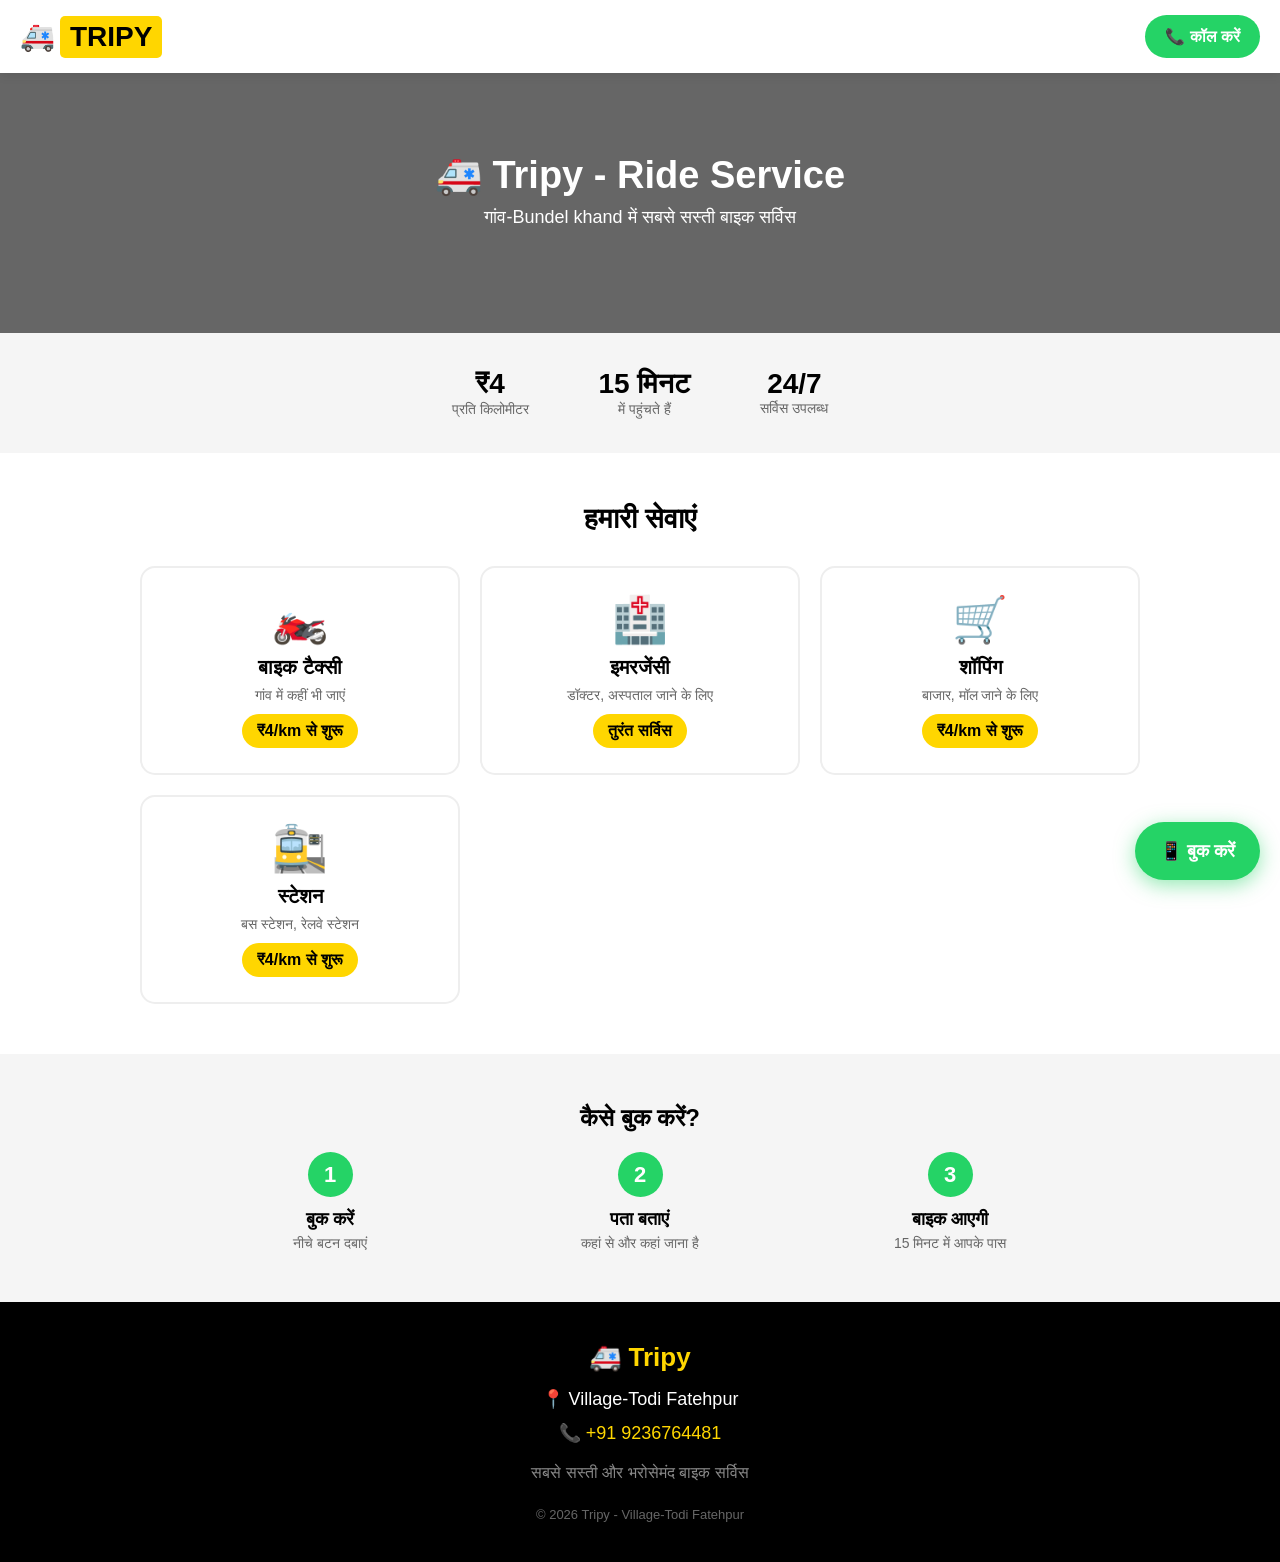
<file: index.html>
<!DOCTYPE html>
<html lang="hi">
<head>
    <meta charset="UTF-8">
    <meta name="viewport" content="width=device-width, initial-scale=1.0">
    <title>Tripy - Village-BUNDEL KHAND Ride Service</title>
    <style>
        * {
            margin: 0;
            padding: 0;
            box-sizing: border-box;
            font-family: 'Segoe UI', Tahoma, Geneva, Verdana, sans-serif;
        }

        :root {
            --primary: #25D366; /* WhatsApp Green */
            --yellow: #FFD600;
            --black: #000000;
            --white: #ffffff;
            --gray: #f5f5f5;
        }

        body {
            background-color: var(--white);
            color: var(--black);
        }

        /* HEADER */
        header {
            background: var(--white);
            padding: 15px 20px;
            display: flex;
            justify-content: space-between;
            align-items: center;
            box-shadow: 0 2px 10px rgba(0,0,0,0.1);
            position: sticky;
            top: 0;
            z-index: 100;
        }

        .logo {
            font-size: 28px;
            font-weight: 900;
            color: var(--black);
            display: flex;
            align-items: center;
            gap: 5px;
        }

        .logo span {
            background: var(--yellow);
            padding: 5px 10px;
            border-radius: 5px;
        }

        .call-btn {
            background: var(--primary);
            color: var(--white);
            padding: 12px 20px;
            border-radius: 25px;
            text-decoration: none;
            font-weight: bold;
            display: flex;
            align-items: center;
            gap: 8px;
            font-size: 16px;
        }

        /* HERO SECTION */
        .hero {
            background: linear-gradient(rgba(0,0,0,0.6), rgba(0,0,0,0.6)), url('https://images.unsplash.com/photo-1558981403-c5f9899a28bc?w=1000');
            background-size: cover;
            background-position: center;
            padding: 80px 20px;
            text-align: center;
            color: var(--white);
        }

        .hero h1 {
            font-size: 38px;
            margin-bottom: 10px;
        }

        .hero p {
            font-size: 18px;
            margin-bottom: 25px;
        }

        /* FLOATING BOOK BUTTON */
        .floating-book-btn {
            position: fixed;
            bottom: 20px;
            right: 20px;
            background: var(--primary);
            color: var(--white);
            padding: 18px 25px;
            border-radius: 50px;
            font-size: 18px;
            font-weight: bold;
            text-decoration: none;
            box-shadow: 0 5px 20px rgba(37, 211, 102, 0.5);
            z-index: 1000;
            display: flex;
            align-items: center;
            gap: 10px;
        }

        /* INFO BOX */
        .info-box {
            display: flex;
            justify-content: center;
            gap: 20px;
            padding: 20px;
            background: var(--gray);
            flex-wrap: wrap;
        }

        .info-item {
            text-align: center;
            padding: 15px 25px;
        }

        .info-item h3 {
            font-size: 28px;
            color: var(--black);
        }

        .info-item p {
            font-size: 14px;
            color: #666;
        }

        /* SERVICES */
        .services {
            padding: 50px 20px;
            text-align: center;
        }

        .services h2 {
            font-size: 28px;
            margin-bottom: 30px;
        }

        .service-grid {
            display: grid;
            grid-template-columns: repeat(auto-fit, minmax(250px, 1fr));
            gap: 20px;
            max-width: 1000px;
            margin: 0 auto;
        }

        .service-card {
            background: var(--white);
            border: 2px solid #eee;
            border-radius: 15px;
            padding: 25px;
            transition: 0.3s;
        }

        .service-card:hover {
            box-shadow: 0 10px 30px rgba(0,0,0,0.1);
            border-color: var(--yellow);
        }

        .service-icon {
            font-size: 45px;
            margin-bottom: 10px;
        }

        .service-card h3 {
            font-size: 20px;
            margin-bottom: 8px;
        }

        .service-card p {
            font-size: 14px;
            color: #666;
            margin-bottom: 10px;
        }

        .price-tag {
            background: var(--yellow);
            padding: 8px 15px;
            border-radius: 20px;
            font-weight: bold;
            display: inline-block;
        }

        /* HOW IT WORKS */
        .how-it-works {
            background: var(--gray);
            padding: 50px 20px;
            text-align: center;
        }

        .steps {
            display: flex;
            justify-content: center;
            gap: 30px;
            flex-wrap: wrap;
            max-width: 900px;
            margin: 20px auto 0;
        }

        .step {
            flex: 1;
            min-width: 180px;
        }

        .step-number {
            width: 45px;
            height: 45px;
            background: var(--primary);
            color: var(--white);
            border-radius: 50%;
            display: flex;
            align-items: center;
            justify-content: center;
            font-size: 22px;
            font-weight: bold;
            margin: 0 auto 12px;
        }

        .step h3 {
            font-size: 18px;
            margin-bottom: 5px;
        }

        .step p {
            font-size: 14px;
            color: #666;
        }

        /* BOOKING FORM */
        .booking-section {
            padding: 50px 20px;
            background: var(--white);
            text-align: center;
            display: none; /* Hidden by default, shows when button clicked */
        }

        .booking-form {
            max-width: 400px;
            margin: 0 auto;
            background: var(--gray);
            padding: 30px;
            border-radius: 15px;
        }

        .booking-form h2 {
            margin-bottom: 20px;
        }

        .form-group {
            margin-bottom: 15px;
            text-align: left;
        }

        .form-group label {
            display: block;
            margin-bottom: 5px;
            font-weight: bold;
        }

        .form-group input, .form-group textarea {
            width: 100%;
            padding: 12px;
            border: 1px solid #ddd;
            border-radius: 8px;
            font-size: 16px;
        }

        .submit-btn {
            background: var(--primary);
            color: var(--white);
            padding: 15px 30px;
            border: none;
            border-radius: 25px;
            font-size: 18px;
            font-weight: bold;
            cursor: pointer;
            width: 100%;
            margin-top: 10px;
        }

        .close-form {
            background: #ff4444;
            padding: 10px 20px;
            border: none;
            border-radius: 20px;
            cursor: pointer;
            margin-top: 10px;
        }

        /* FOOTER */
        footer {
            background: var(--black);
            color: var(--white);
            padding: 40px 20px;
            text-align: center;
        }

        .footer-content h3 {
            font-size: 26px;
            margin-bottom: 15px;
            color: var(--yellow);
        }

        .contact-info {
            font-size: 18px;
            margin-bottom: 12px;
        }

        .contact-info a {
            color: var(--yellow);
            text-decoration: none;
        }

        .copyright {
            margin-top: 25px;
            font-size: 13px;
            color: #666;
        }

        @media (max-width: 768px) {
            .hero h1 {
                font-size: 28px;
            }
            
            .call-btn {
                display: none;
            }
            
            .floating-book-btn {
                bottom: 15px;
                right: 15px;
                padding: 15px 20px;
                font-size: 16px;
            }
        }
    </style>
</head>
<body>

    <!-- HEADER -->
    <header>
        <div class="logo">🚑 <span>TRIPY</span></div>
        <a href="tel:9236764481" class="call-btn">📞 कॉल करें</a>
    </header>

    <!-- HERO SECTION -->
    <section class="hero">
        <h1>🚑 Tripy - Ride Service</h1>
        <p>गांव-Bundel khand में सबसे सस्ती बाइक सर्विस</p>
        <a href="#" onclick="showBooking()" class="floating-book-btn">📱 बुक करें</a>
    </section>

    <!-- INFO BOX -->
    <div class="info-box">
        <div class="info-item">
            <h3>₹4</h3>
            <p>प्रति किलोमीटर</p>
        </div>
        <div class="info-item">
            <h3>15 मिनट</h3>
            <p>में पहुंचते हैं</p>
        </div>
        <div class="info-item">
            <h3>24/7</h3>
            <p>सर्विस उपलब्ध</p>
        </div>
    </div>

    <!-- SERVICES -->
    <section class="services">
        <h2>हमारी सेवाएं</h2>
        <div class="service-grid">
            <div class="service-card">
                <div class="service-icon">🏍️</div>
                <h3>बाइक टैक्सी</h3>
                <p>गांव में कहीं भी जाएं</p>
                <div class="price-tag">₹4/km से शुरू</div>
            </div>
            <div class="service-card">
                <div class="service-icon">🏥</div>
                <h3>इमरजेंसी</h3>
                <p>डॉक्टर, अस्पताल जाने के लिए</p>
                <div class="price-tag">तुरंत सर्विस</div>
            </div>
            <div class="service-card">
                <div class="service-icon">🛒</div>
                <h3>शॉपिंग</h3>
                <p>बाजार, मॉल जाने के लिए</p>
                <div class="price-tag">₹4/km से शुरू</div>
            </div>
            <div class="service-card">
                <div class="service-icon">🚉</div>
                <h3>स्टेशन</h3>
                <p>बस स्टेशन, रेलवे स्टेशन</p>
                <div class="price-tag">₹4/km से शुरू</div>
            </div>
        </div>
    </section>

    <!-- HOW IT WORKS -->
    <section class="how-it-works">
        <h2>कैसे बुक करें?</h2>
        <div class="steps">
            <div class="step">
                <div class="step-number">1</div>
                <h3>बुक करें</h3>
                <p>नीचे बटन दबाएं</p>
            </div>
            <div class="step">
                <div class="step-number">2</div>
                <h3>पता बताएं</h3>
                <p>कहां से और कहां जाना है</p>
            </div>
            <div class="step">
                <div class="step-number">3</div>
                <h3>बाइक आएगी</h3>
                <p>15 मिनट में आपके पास</p>
            </div>
        </div>
    </section>

    <!-- BOOKING FORM -->
    <section class="booking-section" id="bookingSection">
        <div class="booking-form">
            <h2>📱 बुक करें</h2>
            <form id="bookingForm">
                <div class="form-group">
                    <label>आपका नाम:</label>
                    <input type="text" id="name" placeholder="अपना नाम लिखें" required>
                </div>
                <div class="form-group">
                    <label>फोन नंबर:</label>
                    <input type="tel" id="phone" placeholder="मोबाइल नंबर" required>
                </div>
                <div class="form-group">
                    <label>कहां से:</label>
                    <input type="text" id="from" placeholder="पिकअप का पता" required>
                </div>
                <div class="form-group">
                    <label>कहां जाना है:</label>
                    <input type="text" id="to" placeholder="गंतव्य का पता" required>
                </div>
                <div class="form-group">
                    <label>कोई मैसेज (optional):</label>
                    <textarea id="message" placeholder="कोई खास बात हो तो लिखें" rows="2"></textarea>
                </div>
                <button type="submit" class="submit-btn">💬 WhatsApp पर भेजें</button>
                <button type="button" onclick="hideBooking()" class="close-form">✖ बंद करें</button>
            </form>
        </div>
    </section>

    <!-- FOOTER -->
    <footer>
        <div class="footer-content">
            <h3>🚑 Tripy</h3>
            <p class="contact-info">📍 Village-Todi Fatehpur</p>
            <p class="contact-info">📞 <a href="tel:9236764481">+91 9236764481</a></p>
            <p style="margin-top: 20px; color: #888;">सबसे सस्ती और भरोसेमंद बाइक सर्विस</p>
        </div>
        <p class="copyright">© 2026 Tripy - Village-Todi Fatehpur</p>
    </footer>

    <!-- JAVASCRIPT -->
    <script>
        function showBooking() {
            document.getElementById('bookingSection').style.display = 'block';
            document.getElementById('bookingSection').scrollIntoView({behavior: 'smooth'});
        }

        function hideBooking() {
            document.getElementById('bookingSection').style.display = 'none';
        }

        document.getElementById('bookingForm').addEventListener('submit', function(e) {
            e.preventDefault();
            
            var name = document.getElementById('name').value;
            var phone = document.getElementById('phone').value;
            var from = document.getElementById('from').value;
            var to = document.getElementById('to').value;
            var message = document.getElementById('message').value;

            var whatsappMessage = "🚑 *Tripy Bike Booking* \n\n" +
                "👤 नाम: " + name + "\n" +
                "📱 फोन: " + phone + "\n" +
                "📍 कहां से: " + from + "\n" +
                "🏁 कहां तक: " + to + "\n" +
                "💬 मैसेज: " + message;

            var encodedMessage = encodeURIComponent(whatsappMessage);
            var whatsappUrl = "https://wa.me/919236764481?text=" + encodedMessage;

            window.open(whatsappUrl, '_blank');
        });
    </script>

</body>
</html>
</file>
